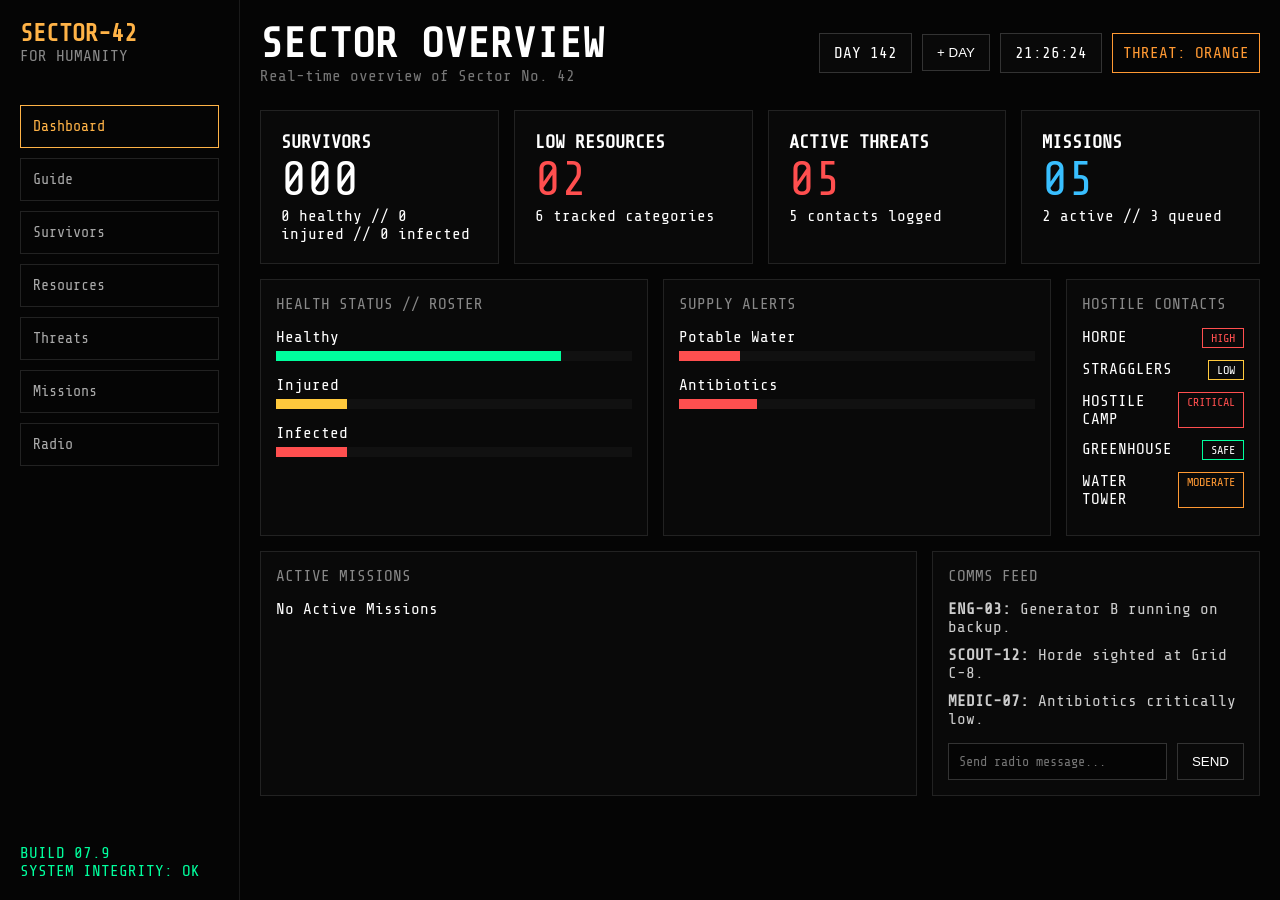
<file: Desktop/index.html>
<!DOCTYPE html>
<html lang="en">
<head>
    <meta charset="UTF-8">
    <meta name="viewport" content="width=device-width, initial-scale=1.0">
    <title>Sector-42 | Dashboard</title>
    <link rel="stylesheet" href="style.css">
</head>
<body>

    <div class="sidebar">

        <div class="logo">
            <h2>SECTOR-42</h2>
            <p>FOR HUMANITY</p>
        </div>

        <nav>
            <button class="nav-btn active">Dashboard</button>
            <button 
            class="nav-btn"
            onclick="window.location.href='/Guide/guide.html'">
            
            Guide
        
            </button>
            <button
             class="nav-btn"
             onclick="window.location.href='/Survivors/survivors.html'">

            Survivors

            </button>
            <button 
            class="nav-btn"
            onclick="window.location.href='/Resources/resources.html'">
            
            Resources
        
            </button>
            <button 
            class="nav-btn"
            onclick="window.location.href='/Threats/threats.html'">
            
            Threats
        
            </button>
            <button 
            class="nav-btn"
            onclick="window.location.href='/Missions/missions.html'">
            
            Missions
        
            </button>
            <button 
            class="nav-btn"
            onclick="window.location.href='/Radio/radio.html'">
            
            Radio
        
            </button>
        </nav>

        <div class="build-info">
            <p>BUILD 07.9</p>
            <p>SYSTEM INTEGRITY: OK</p>
        </div>

    </div>

    <main>

        <header class="topbar">

            <div class="title">
                <h1>SECTOR OVERVIEW</h1>
                <p>Real-time overview of Sector No. 42</p>
            </div>

            <div class="status-panel">

                <div class="status-box">
                    DAY <span id="dayCount">142</span>
                </div>

                <button id="advanceDay">
                    + DAY
                </button>

                <div class="status-box" id="clock">
                    00:00:00
                </div>

                <div class="threat orange">
                    THREAT: ORANGE
                </div>

            </div>

        </header>

        <section class="stats-grid">

            <div class="card">
               <h3>SURVIVORS</h3>

               <span class="big-number" id="survivorCountDashboard">
                     006
               </span>

               <p id="survivorStatus">
                     4 healthy // 1 injured // 1 infected
                </p>
            </div>

            <div class="card">
                <h3>LOW RESOURCES</h3>
                <span class="big-number red">02</span>
                <p>6 tracked categories</p>
            </div>

            <div class="card">
                <h3>ACTIVE THREATS</h3>
                <span class="big-number red">05</span>
                <p>5 contacts logged</p>
            </div>

            <div class="card">
                <h3>MISSIONS</h3>
                <span class="big-number blue">05</span>
                <p>2 active // 3 queued</p>
            </div>

        </section>

        <section class="main-grid">

            <div class="panel">

                <div class="panel-header">
                    HEALTH STATUS // ROSTER
                </div>

                <div class="bar-row">
                    <span>Healthy</span>
                    <div class="bar green">
                        <div style="width:80%"></div>
                    </div>
                </div>

                <div class="bar-row">
                    <span>Injured</span>
                    <div class="bar yellow">
                        <div style="width:20%"></div>
                    </div>
                </div>

                <div class="bar-row">
                    <span>Infected</span>
                    <div class="bar red">
                        <div style="width:20%"></div>
                    </div>
                </div>

            </div>

            <div class="panel">

                <div class="panel-header">
                    SUPPLY ALERTS
                </div>

                <div class="resource">
                    <span>Potable Water</span>
                    <div class="bar red">
                        <div style="width:17%"></div>
                    </div>
                </div>

                <div class="resource">
                    <span>Antibiotics</span>
                    <div class="bar red">
                        <div style="width:22%"></div>
                    </div>
                </div>

            </div>

            <div class="panel">

                <div class="panel-header">
                    HOSTILE CONTACTS
                </div>

                <ul class="list">
                    <li>HORDE <span class="badge red">HIGH</span></li>
                    <li>STRAGGLERS <span class="badge yellow">LOW</span></li>
                    <li>HOSTILE CAMP <span class="badge red">CRITICAL</span></li>
                    <li>GREENHOUSE <span class="badge green">SAFE</span></li>
                    <li>WATER TOWER <span class="badge orange">MODERATE</span></li>
                </ul>

            </div>

        </section>

        <section class="bottom-grid">

            <div class="panel">

           <div class="panel-header">
              ACTIVE MISSIONS
            </div>

           <div id="missionList">
 
        </div>

    </div>

            <div class="panel">

                <div class="panel-header">
                    COMMS FEED
                </div>

                <div id="commsFeed">

    <p><strong>ENG-03:</strong> Generator B running on backup.</p>
    <p><strong>SCOUT-12:</strong> Horde sighted at Grid C-8.</p>
    <p><strong>MEDIC-07:</strong> Antibiotics critically low.</p>

</div>

<div class="chat-input">

    <input
        type="text"
        id="playerMessage"
        placeholder="Send radio message..."
    >

    <button id="sendMessage">
        SEND
    </button>

</div>

        </section>

    </main>

    <script src="script.js"></script>

</body>
</html>
</file>
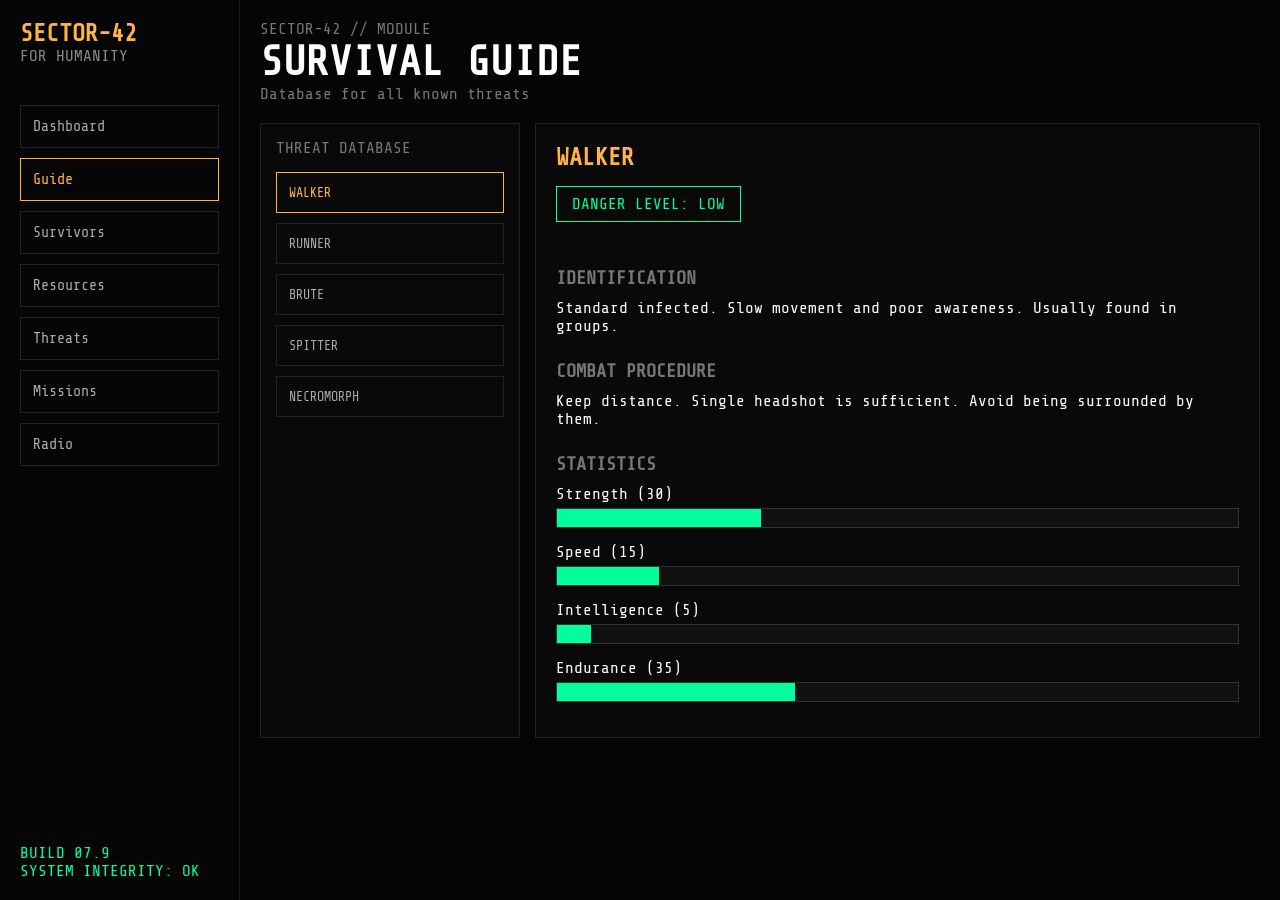
<file: Guide/guide.html>
<!DOCTYPE html>
<html lang="en">

<head>

    <meta name="viewport" content="width=device-width, initial-scale=1.0">

    <meta charset="UTF-8">

    <title>Sector-42 | Guide</title>

    <link rel="stylesheet" href="../Desktop/style.css">
    <link rel="stylesheet" href="guide.css">

</head>

<body>

    <div class="sidebar">

        <div class="logo">

            <h2>SECTOR-42</h2>
            <p>FOR HUMANITY</p>

        </div>

        <nav>

            <a href="../Desktop/index.html" class="nav-btn">
                Dashboard
            </a>

            <a href="../Guide/guide.html" class="nav-btn active">
                Guide
            </a>

            <a href="../Survivors/survivors.html" class="nav-btn">
                Survivors
            </a>

            <a href="../Resources/resources.html" class="nav-btn">
                Resources
            </a>

            <a href="../Threats/threats.html" class="nav-btn">
                Threats
            </a>

            <a href="../Missions/missions.html" class="nav-btn">
                Missions
            </a>

            <a href="../Radio/radio.html" class="nav-btn">
                Radio
            </a>

        </nav>

        <div class="build-info">

            BUILD 07.9

            <br>

            SYSTEM INTEGRITY:
            <span class="ok">

                OK

            </span>

        </div>

    </div>

    <main>

        <div class="title">

            <div class="path">

                SECTOR-42 // MODULE

            </div>

            <h1>

                SURVIVAL GUIDE

            </h1>

            <p>

                Database for all known threats

            </p>

        </div>

        <div class="guide-container">

            <div class="threat-list">

                <div class="panel-header">

                    THREAT DATABASE

                </div>

                <button class="threat-btn active"
                        onclick="loadZombie(0)">
                    WALKER
                </button>

                <button class="threat-btn"
                        onclick="loadZombie(1)">
                    RUNNER
                </button>

                <button class="threat-btn"
                        onclick="loadZombie(2)">
                    BRUTE
                </button>

                <button class="threat-btn"
                        onclick="loadZombie(3)">
                    SPITTER
                </button>

                <button class="threat-btn"
                        onclick="loadZombie(4)">
                    NECROMORPH
                </button>

            </div>

            <div class="guide-panel">

                <h2 id="name"></h2>

                <div id="danger"></div>

                <div class="section">

                    <h3>IDENTIFICATION</h3>

                    <p id="identify"></p>

                </div>

                <div class="section">

                    <h3>COMBAT PROCEDURE</h3>

                    <p id="combat"></p>

                </div>

                <div class="section">

                    <h3>STATISTICS</h3>

                    <div id="stats"></div>

                </div>

            </div>

        </div>

    </main>

    <script src="guide.js"></script>

</body>

</html>
</file>
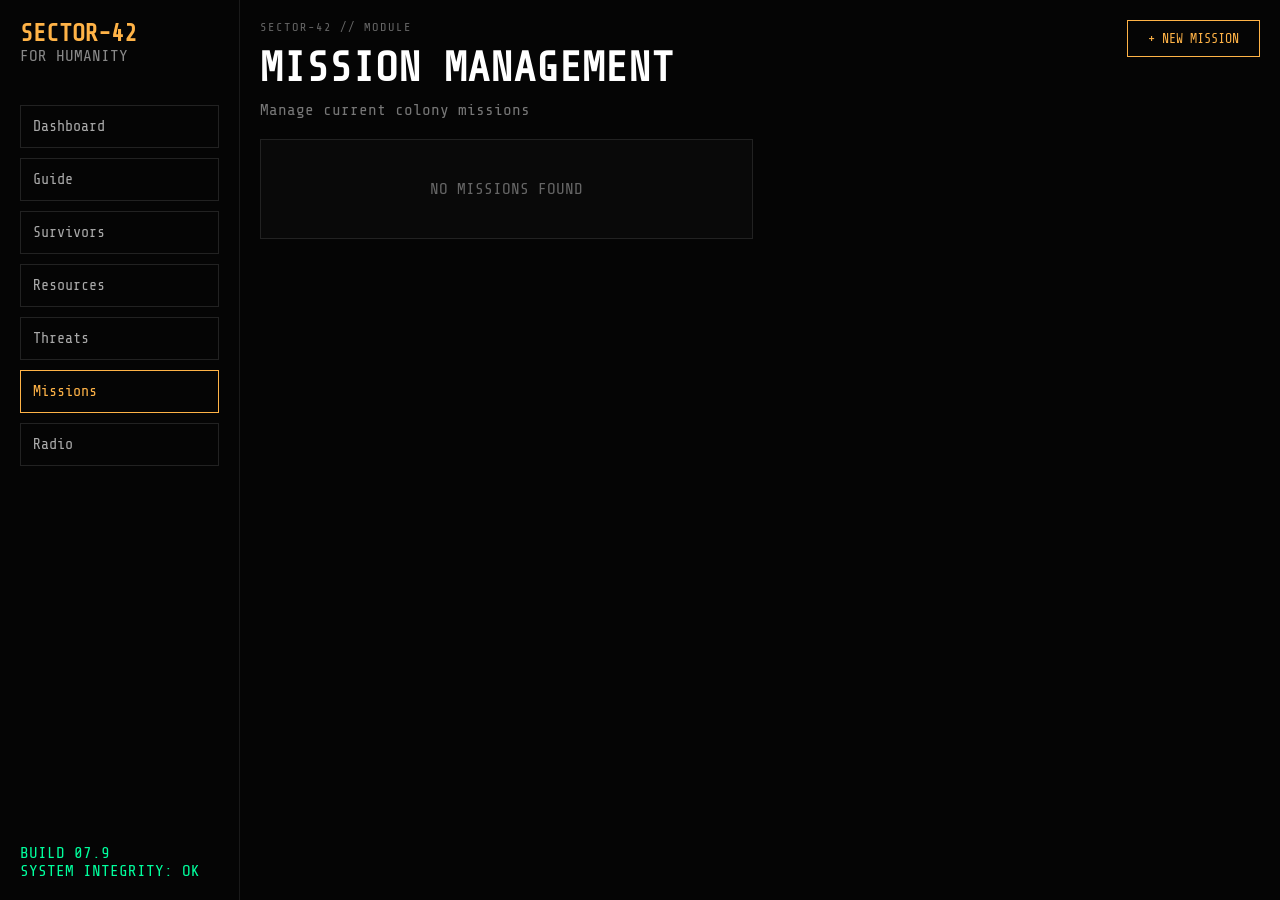
<file: Missions/missions.html>
<!DOCTYPE html>
<html lang="en">

<head>
    <meta name="viewport" content="width=device-width, initial-scale=1.0">

    <meta charset="UTF-8">

    <meta name="viewport"
          content="width=device-width, initial-scale=1.0">

    <title>Sector-42 | Missions</title>

    <link rel="stylesheet"
          href="../Desktop/style.css">

    <link rel="stylesheet"
          href="missions.css">

</head>

<body>

    <div class="sidebar">

        <div class="logo">

            <h2>SECTOR-42</h2>

            <p>FOR HUMANITY</p>

        </div>

        <nav>

            <a href="../Desktop/index.html"
               class="nav-btn">
                Dashboard
            </a>

            <a href="../Guide/guide.html"
               class="nav-btn">
                Guide
            </a>

            <a href="../Survivors/survivors.html"
               class="nav-btn">
                Survivors
            </a>

            <a href="../Resources/resources.html"
               class="nav-btn">
                Resources
            </a>

            <a href="../Threats/threats.html"
               class="nav-btn">
                Threats
            </a>

            <a href="../Missions/missions.html"
               class="nav-btn active">
                Missions
            </a>

            <a href="../Radio/radio.html"
               class="nav-btn">
                Radio
            </a>

        </nav>

        <div class="build-info">

            BUILD 07.9

            <br>

            SYSTEM INTEGRITY:

            <span class="integrity-ok">

                OK

            </span>

        </div>

    </div>

    <main>

        <div class="topbar">

            <div>

                <div class="path">

                    SECTOR-42 // MODULE

                </div>

                <h1>

                    MISSION MANAGEMENT

                </h1>

                <p>

                    Manage current colony missions

                </p>

            </div>

            <button id="newMissionBtn"
                    onclick="openMissionModal()">

                + NEW MISSION

            </button>

        </div>

        <div id="missionList">

        </div>

    </main>

    <div id="missionModal"
         class="modal-overlay">

        <div class="modal">

            <h2>

                CREATE MISSION

            </h2>

            <input type="text"
                   id="missionName"
                   placeholder="Mission Name">

            <input type="text"
                   id="missionLocation"
                   placeholder="Location">

            <select id="missionThreat">

                <option>Low</option>

                <option>Medium</option>

                <option>High</option>

                <option>Extreme</option>

            </select>

            <input type="text"
                   id="missionRequirements"
                   placeholder="Requirements">

            <input type="text"
                   id="missionReward"
                   placeholder="Reward">

            <div class="modal-buttons">

                <button onclick="addMission()">

                    CREATE

                </button>

                <button onclick="closeMissionModal()">

                    CANCEL

                </button>

            </div>

        </div>

    </div>

    <script src="missions.js"></script>

</body>

</html>
</file>
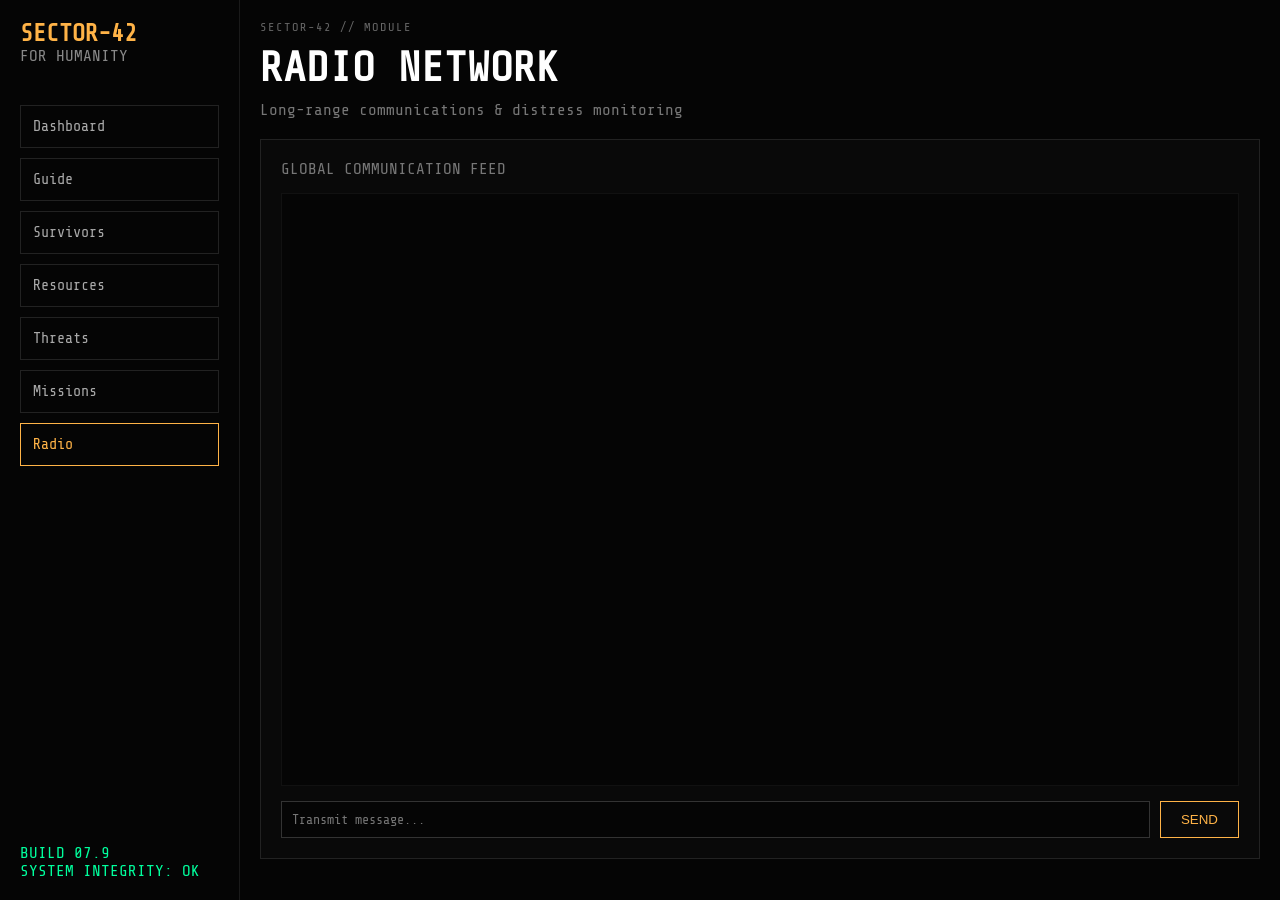
<file: Radio/radio.html>
<!DOCTYPE html>
<html lang="en">

<head>

    <meta charset="UTF-8">

    <meta name="viewport"
          content="width=device-width, initial-scale=1.0">

    <title>Sector-42 | Radio</title>

    <link rel="stylesheet"
          href="../Desktop/style.css">

    <link rel="stylesheet"
          href="radio.css">

</head>

<body>

    <div class="sidebar">

        <div class="logo">

            <h2>SECTOR-42</h2>

            <p>FOR HUMANITY</p>

        </div>

        <nav>

            <a href="../Desktop/index.html" class="nav-btn">
                Dashboard
            </a>

            <a href="../Guide/guide.html" class="nav-btn">
                Guide
            </a>

            <a href="../Survivors/survivors.html" class="nav-btn">
                Survivors
            </a>

            <a href="../Resources/resources.html" class="nav-btn">
                Resources
            </a>

            <a href="../Threats/threats.html" class="nav-btn">
                Threats
            </a>

            <a href="../Missions/missions.html" class="nav-btn">
                Missions
            </a>

            <a href="../Radio/radio.html"
               class="nav-btn active">
                Radio
            </a>

        </nav>

        <div class="build-info">

            BUILD 07.9

            <br>

            SYSTEM INTEGRITY:

            <span class="integrity-ok">

                OK

            </span>

        </div>

    </div>

    <main>

        <div class="topbar">

            <div>

                <div class="path">

                    SECTOR-42 // MODULE

                </div>

                <h1>

                    RADIO NETWORK

                </h1>

                <p>

                    Long-range communications & distress monitoring

                </p>

            </div>

        </div>

        <div class="radio-panel">

            <div class="panel-header">

                GLOBAL COMMUNICATION FEED

            </div>

            <div id="radioFeed">

            </div>

            <div class="chat-input">

                <input type="text"
                       id="messageInput"
                       placeholder="Transmit message...">

                <button onclick="sendMessage()">

                    SEND

                </button>

            </div>

        </div>

    </main>

    <script src="radio.js"></script>

</body>

</html>
</file>
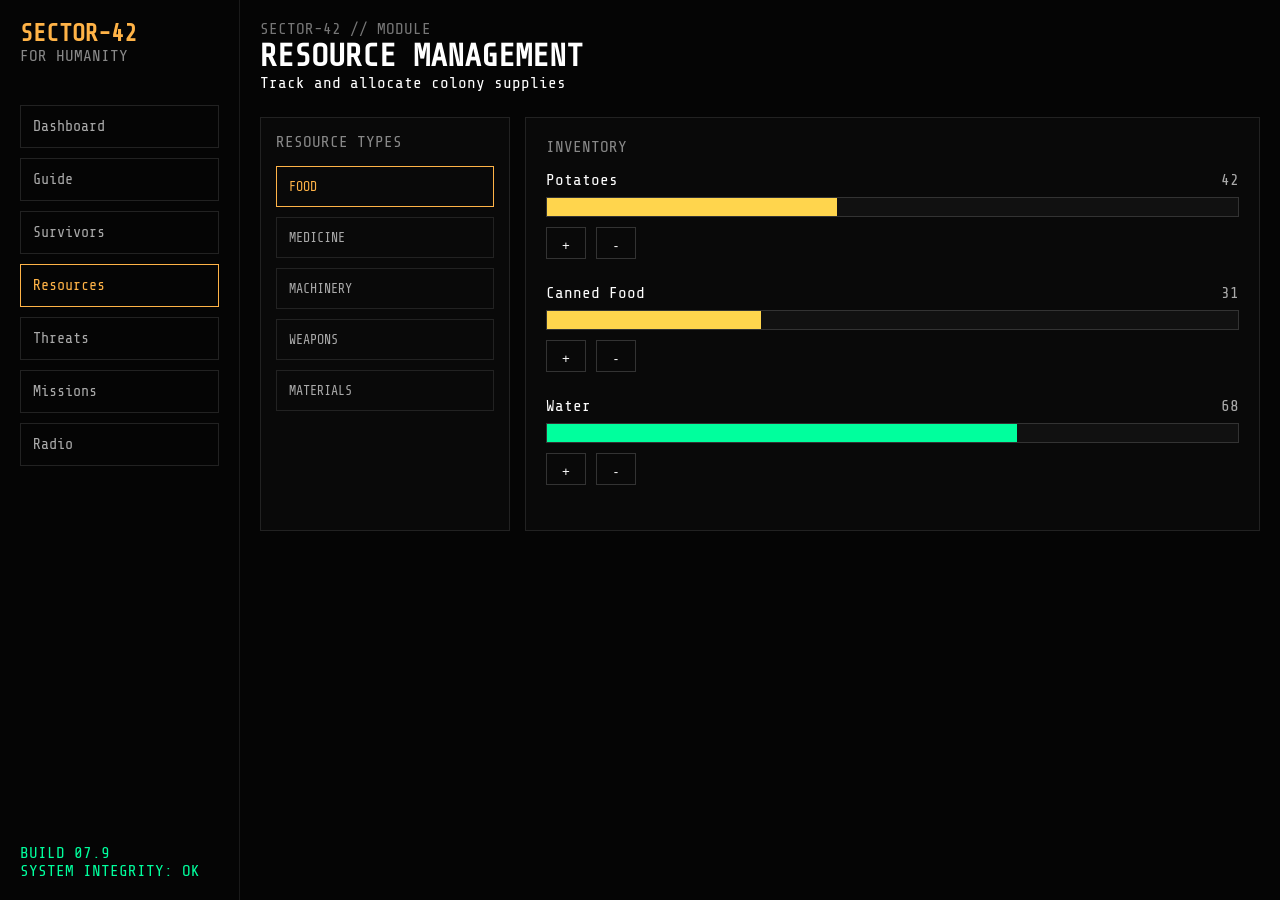
<file: Resources/resources.html>
<!DOCTYPE html>
<html lang="en">

<head>

    <meta charset="UTF-8">

    <meta name="viewport"
          content="width=device-width, initial-scale=1.0">

    <title>Sector-42 | Resources</title>

    <link rel="stylesheet"
          href="../Desktop/style.css">

    <link rel="stylesheet"
          href="resources.css">

</head>

<body>

    <div class="sidebar">

        <div class="logo">

            <h2>SECTOR-42</h2>

            <p>FOR HUMANITY</p>

        </div>

        <nav>

            <a href="../Desktop/index.html"
               class="nav-btn">
                Dashboard
            </a>

            <a href="../Guide/guide.html"
               class="nav-btn">
                Guide
            </a>

            <a href="../Survivors/survivors.html"
               class="nav-btn">
                Survivors
            </a>

            <a href="../Resources/resources.html"
               class="nav-btn active">
                Resources
            </a>

            <a href="../Threats/threats.html"
               class="nav-btn">
                Threats
            </a>

            <a href="../Missions/missions.html"
               class="nav-btn">
                Missions
            </a>

            <a href="../Radio/radio.html"
               class="nav-btn">
                Radio
            </a>

        </nav>

        <div class="build-info">

            BUILD 07.9

            <br>

            SYSTEM INTEGRITY:
            <span class="integrity-ok">

                OK

            </span>

        </div>

    </div>

    <main>

        <div class="topbar">

            <div>

                <div class="path">

                    SECTOR-42 // MODULE

                </div>

                <h1>

                    RESOURCE MANAGEMENT

                </h1>

                <p>

                    Track and allocate colony supplies

                </p>

            </div>

        </div>

        <div class="resource-container">

            <div class="resource-tabs">

                <div class="panel-header">

                    RESOURCE TYPES

                </div>

                <button class="resource-tab active"
                        onclick="showCategory('food', this)">

                    FOOD

                </button>

                <button class="resource-tab"
                        onclick="showCategory('medicine', this)">

                    MEDICINE

                </button>

                <button class="resource-tab"
                        onclick="showCategory('machinery', this)">

                    MACHINERY

                </button>

                <button class="resource-tab"
                        onclick="showCategory('weapons', this)">

                    WEAPONS

                </button>

                <button class="resource-tab"
                        onclick="showCategory('materials', this)">

                    MATERIALS

                </button>

            </div>

            <div class="resource-panel">

                <div class="panel-header">

                    INVENTORY

                </div>

                <div id="resourceList">

                </div>

            </div>

        </div>

    </main>

    <script src="resources.js"></script>

</body>

</html>
</file>
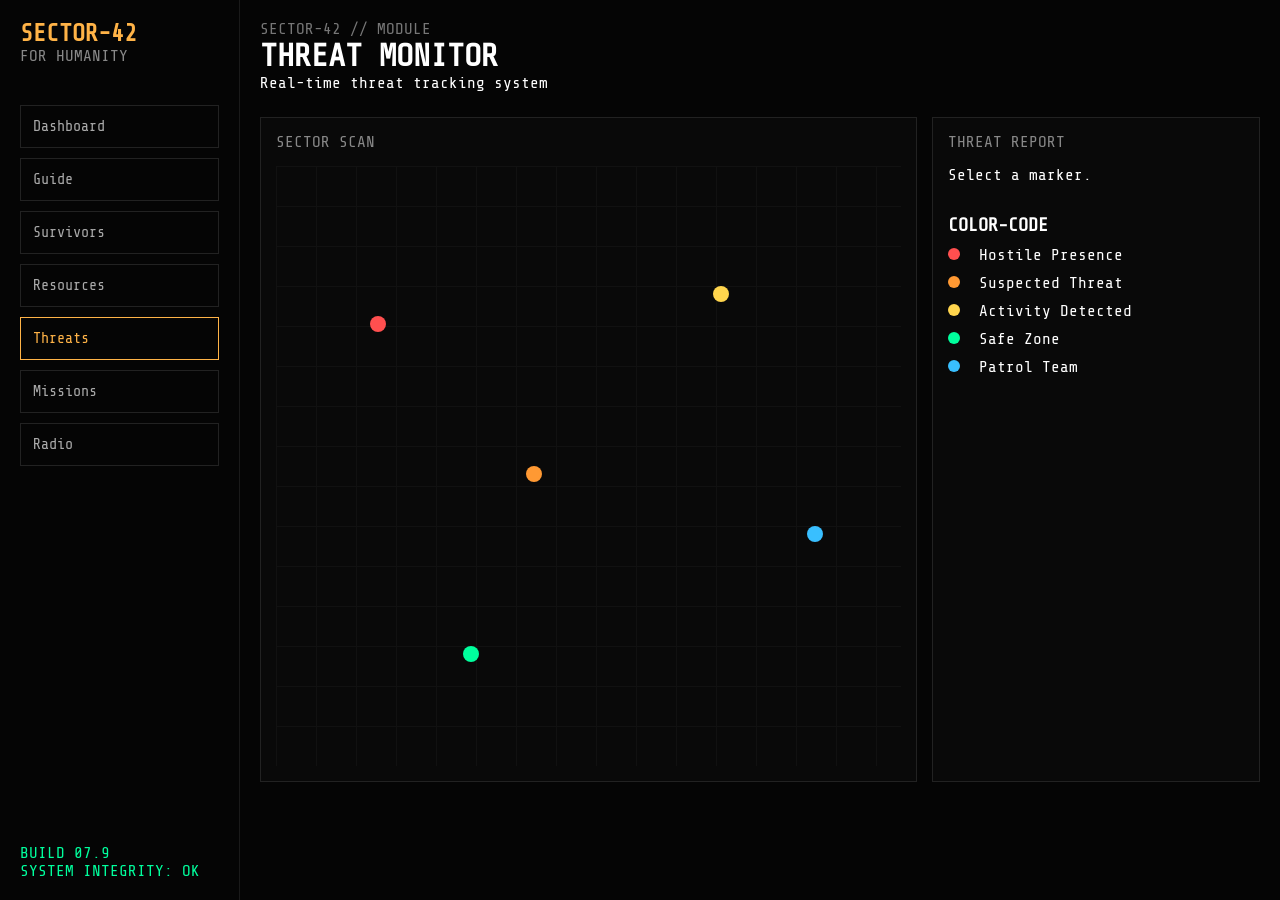
<file: Threats/threats.html>
<!DOCTYPE html>
<html lang="en">

<head>

    <meta name="viewport" content="width=device-width, initial-scale=1.0">

    <meta charset="UTF-8">

    <title>Sector-42 | Threats</title>

    <link rel="stylesheet" href="../Desktop/style.css">
    <link rel="stylesheet" href="threats.css">

</head>

<body>

    <div class="sidebar">

        <div class="logo">

            <h2>SECTOR-42</h2>
            <p>FOR HUMANITY</p>

        </div>

        <nav>

            <a href="../Desktop/index.html" class="nav-btn">
                Dashboard
            </a>

            <a href="../Guide/guide.html" class="nav-btn">
                Guide
            </a>

            <a href="../Survivors/survivors.html" class="nav-btn">
                Survivors
            </a>

            <a href="../Resources/resources.html" class="nav-btn">
                Resources
            </a>

            <a href="../Threats/threats.html" class="nav-btn active">
                Threats
            </a>

            <a href="../Missions/missions.html" class="nav-btn">
                Missions
            </a>

            <a href="../Radio/radio.html" class="nav-btn">
                Radio
            </a>

        </nav>

        <div class="build-info">

            BUILD 07.9

            <br>

            SYSTEM INTEGRITY:
            <span class="integrity-ok">

                OK

            </span>

        </div>

    </div>

    <main>

        <div class="topbar">

            <div>

                <div class="path">

                    SECTOR-42 // MODULE

                </div>

                <h1>

                    THREAT MONITOR

                </h1>

                <p>

                    Real-time threat tracking system

                </p>

            </div>

        </div>

        <div class="threat-grid">

            <div class="map-panel">

                <div class="panel-header">

                    SECTOR SCAN

                </div>

                <div id="map">

                </div>

            </div>

            <div class="info-panel">

                <div class="panel-header">

                    THREAT REPORT

                </div>

                <div id="threatInfo">

                    Select a marker.

                </div>

                <div class="legend">

                    <h3>COLOR-CODE</h3>

                    <p>
                        <span class="dot red"></span>
                        Hostile Presence
                    </p>

                    <p>
                        <span class="dot orange"></span>
                        Suspected Threat
                    </p>

                    <p>
                        <span class="dot yellow"></span>
                        Activity Detected
                    </p>

                    <p>
                        <span class="dot green"></span>
                        Safe Zone
                    </p>

                    <p>
                        <span class="dot blue"></span>
                        Patrol Team
                    </p>

                </div>

            </div>

        </div>

    </main>

    <script src="threats.js"></script>

</body>

</html>
</file>
<file: Desktop/style.css>
@import url('https://fonts.googleapis.com/css2?family=Share+Tech+Mono&display=swap');

*{
    margin:0;
    padding:0;
    box-sizing:border-box;
}

body{
    display:flex;
    background:#050505;
    color:white;
    font-family:'Share Tech Mono', monospace;
    height:100vh;
}

.sidebar{
    width:240px;
    border-right:1px solid #1a1a1a;
    padding:20px;
}

.logo{
    margin-bottom:40px;
}

.logo h2{
    color:#ffb347;
}

.logo p{
    color:#888;
}

nav{
    display:flex;
    flex-direction:column;
    gap:10px;
}

.nav-btn{
    background:none;
    border:1px solid #222;
    color:#aaa;
    padding:12px;
    text-align:left;
    cursor:pointer;
    transition:.2s;
    font-family: 'Share Tech Mono', monospace;
    font-size: 15px;
}

.nav-btn:hover,
.nav-btn.active{
    border-color:#ffb347;
    color:#ffb347;
}

.build-info{
    position:absolute;
    bottom:20px;
    color:#555;
}

main{
    flex:1;
    padding:20px;
}

.topbar{
    display:flex;
    justify-content:space-between;
    margin-bottom:25px;
}

.title h1{
    font-size:42px;
}

.title p{
    color:#777;
}

.status-panel{
    display:flex;
    gap:10px;
    align-items:center;
}

.status-box,
button{
    border:1px solid #333;
    background:#090909;
    color:white;
    padding:10px 14px;
}

button{
    cursor:pointer;
}

.threat{
    padding:10px;
    border:1px solid;
}

.orange{
    color:#ff9933;
    border-color:#ff9933;
}

.stats-grid{
    display:grid;
    grid-template-columns:repeat(4,1fr);
    gap:15px;
}

.card{
    border:1px solid #222;
    background:#090909;
    padding:20px;
}

.big-number{
    font-size:48px;
}

.red{
    color:#ff4f4f;
}

.blue{
    color:#39bfff;
}

.main-grid{
    display:grid;
    grid-template-columns:2fr 2fr 1fr;
    gap:15px;
    margin-top:15px;
}

.bottom-grid{
    display:grid;
    grid-template-columns:2fr 1fr;
    gap:15px;
    margin-top:15px;
}

.panel{
    border:1px solid #222;
    background:#090909;
    padding:15px;
}

.panel-header{
    color:#888;
    margin-bottom:15px;
}

.bar{
    height:10px;
    background:#111;
    margin-top:5px;
}

.bar div{
    height:100%;
}

.green div{
    background:#00ff9d;
}

.yellow div{
    background:#ffc93d;
}

.red div{
    background:#ff4f4f;
}

.bar-row,
.resource{
    margin-bottom:15px;
}

.list{
    list-style:none;
}

.list li{
    margin-bottom:12px;
    display:flex;
    justify-content:space-between;
}

.badge{
    padding:2px 8px;
    border:1px solid;
    font-size:12px;
}

.badge.red{
    border-color:#ff4f4f;
}

.badge.green{
    border-color:#00ff9d;
}

.badge.yellow{
    border-color:#ffc93d;
}

.badge.orange{
    border-color:#ff9933;
}

.mission{
    display:flex;
    justify-content:space-between;
    margin-bottom:12px;
}

#commsFeed p{
    margin-bottom:10px;
    color:#ccc;
}

.chat-input{
    display:flex;
    gap:10px;
    margin-top:15px;
}

.chat-input input{
    flex:1;
    background:#050505;
    border:1px solid #333;
    color:white;
    padding:10px;
    font-family:inherit;
}

.chat-input input:focus{
    outline:none;
    border-color:#ffb347;
}

.build-info{

    color:#00ff9d;
}


@media (max-width: 768px){

    body{

        flex-direction:column;

        height:auto;
    }

    .sidebar{

        width:100%;

        border-right:none;

        border-bottom:1px solid #222;

        position:relative;
    }

    nav{

        flex-direction:row;

        flex-wrap:wrap;

        gap:8px;
    }

    .nav-btn{

        flex:1 1 calc(50% - 8px);

        text-align:center;
    }

    .build-info{

        position:static;

        margin-top:20px;
    }

    main{

        width:100%;

        padding:15px;
    }

    .topbar{

        flex-direction:column;

        gap:15px;
    }

    .title h1,
    .topbar h1{

        font-size:28px;
    }

    .stats-grid{

        grid-template-columns:1fr;
    }

    .main-grid{

        grid-template-columns:1fr;
    }

    .bottom-grid{

        grid-template-columns:1fr;
    }

    .status-panel{

        flex-wrap:wrap;
    }

    table{

        display:block;

        overflow-x:auto;
    }

    .chat-input{

        flex-direction:column;
    }

    .chat-input button{

        width:100%;
    }
}
</file>
<file: Guide/guide.css>
.guide-container{

    display:grid;

    grid-template-columns:260px 1fr;

    gap:15px;

    margin-top:20px;
}

.threat-list{

    background:#090909;

    border:1px solid #222;

    padding:15px;
}

.panel-header{

    color:#777;

    margin-bottom:15px;
}

.threat-btn{

    width:100%;

    background:none;

    border:1px solid #222;

    color:#aaa;

    padding:12px;

    text-align:left;

    margin-bottom:10px;

    cursor:pointer;

    font-family:inherit;
}

.threat-btn:hover{

    border-color:#ffb347;

    color:#ffb347;
}

.threat-btn.active{

    border-color:#ffb347;

    color:#ffb347;
}

.guide-panel{

    background:#090909;

    border:1px solid #222;

    padding:20px;
}

.guide-panel h2{

    color:#ffb347;

    margin-bottom:15px;
}

.section{

    margin-top:25px;
}

.section h3{

    color:#777;

    margin-bottom:10px;
}

.danger{

    display:inline-block;

    padding:8px 15px;

    margin-bottom:20px;

    border:1px solid;
}

.low{

    color:#00ff9d;

    border-color:#00ff9d;
}

.medium{

    color:#ffd54d;

    border-color:#ffd54d;
}

.high{

    color:#ff9933;

    border-color:#ff9933;
}

.extreme{

    color:#ff4f4f;

    border-color:#ff4f4f;
}

.stat{

    margin-bottom:15px;
}

.stat-name{

    margin-bottom:5px;
}

.bar{

    height:20px;

    background:#111;

    border:1px solid #333;
}

.fill{

    height:100%;
}

.nav-btn,
.nav-btn:hover,
.nav-btn:visited,
.nav-btn:active{

    text-decoration: none;
}

.path{
    color: #777;
}

@media (max-width:768px){

    .guide-container{

        grid-template-columns:1fr;
    }

    .threat-list{

        display:grid;

        grid-template-columns:
        repeat(2,1fr);

        gap:10px;
    }
}
</file>
<file: Missions/missions.css>
/* ========================= */
/* TOP SECTION */
/* ========================= */

.path{

    color:#666;

    font-size:12px;

    letter-spacing:2px;
}

.topbar{

    display:flex;

    justify-content:space-between;

    align-items:flex-start;

    margin-bottom:20px;
}

.topbar h1{

    font-size:42px;

    margin:10px 0;
}

.topbar p{

    color:#777;
}

#newMissionBtn{

    background:none;

    color:#ffb347;

    border:1px solid #ffb347;

    padding:10px 20px;

    cursor:pointer;

    font-family:inherit;
}

#newMissionBtn:hover{

    background:#ffb347;

    color:black;
}

#missionList{

    display:grid;

    grid-template-columns:
    repeat(
        auto-fill,
        minmax(350px,1fr)
    );

    gap:15px;

    margin-top:20px;
}

.mission-card{

    background:#090909;

    border:1px solid #222;

    padding:20px;

    transition:.2s;
}

.mission-card:hover{

    border-color:#ffb347;
}

.mission-top{

    display:flex;

    justify-content:space-between;

    align-items:center;

    margin-bottom:15px;
}

.mission-top h3{

    color:#ffb347;

    margin:0;
}

.mission-card p{

    margin-bottom:10px;

    color:#ccc;
}

.mission-card strong{

    color:white;
}

.badge{

    padding:4px 10px;

    border:1px solid;

    font-size:12px;

    font-weight:bold;
}

.badge.green{

    color:#00ff9d;

    border-color:#00ff9d;
}

.badge.yellow{

    color:#ffd54d;

    border-color:#ffd54d;
}

.badge.orange{

    color:#ff9933;

    border-color:#ff9933;
}

.badge.red{

    color:#ff4f4f;

    border-color:#ff4f4f;
}

.mission-buttons{

    display:flex;

    flex-wrap:wrap;

    gap:8px;

    margin-top:15px;
}

.mission-buttons button{

    flex:1;

    min-width:90px;

    background:none;

    border:1px solid #333;

    color:#aaa;

    padding:8px;

    cursor:pointer;

    font-family:inherit;

    transition:.2s;
}

.mission-buttons button:hover{

    border-color:#ffb347;

    color:#ffb347;
}

.mission-buttons .danger{

    border-color:#ff4f4f;

    color:#ff4f4f;
}

.mission-buttons .danger:hover{

    background:#ff4f4f;

    color:white;
}

.empty{

    text-align:center;

    color:#666;

    padding:40px;

    border:1px solid #222;

    background:#090909;
}

.modal-overlay{

    display:none;

    position:fixed;

    inset:0;

    background:rgba(0,0,0,.85);

    justify-content:center;

    align-items:center;

    z-index:1000;
}

.modal{

    background:#0a0a0a;

    border:1px solid #333;

    padding:25px;

    width:450px;
}

.modal h2{

    margin-bottom:20px;

    color:#ffb347;
}

.modal input{

    width:100%;

    background:#111;

    border:1px solid #222;

    color:white;

    padding:10px;

    margin-bottom:10px;

    font-family:inherit;
}

.modal select{

    width:100%;

    background:#111;

    border:1px solid #222;

    color:white;

    padding:10px;

    margin-bottom:10px;

    font-family:inherit;
}

.modal input:focus,
.modal select:focus{

    outline:none;

    border-color:#ffb347;
}

.modal-buttons{

    display:flex;

    gap:10px;

    margin-top:10px;
}

.modal-buttons button{

    flex:1;

    background:none;

    border:1px solid #333;

    color:white;

    padding:10px;

    cursor:pointer;

    font-family:inherit;
}

.modal-buttons button:hover{

    border-color:#ffb347;

    color:#ffb347;
}

.nav-btn,
.nav-btn:hover,
.nav-btn:visited,
.nav-btn:active{

    text-decoration: none;
}

@media (max-width:768px){

    #missionList{

        grid-template-columns:1fr;
    }

    .topbar{

        flex-direction:column;

        gap:15px;
    }

    .modal{

        width:95%;
    }
}
</file>
<file: Radio/radio.css>
.path{

    color:#666;

    font-size:12px;

    letter-spacing:2px;
}

.topbar{

    margin-bottom:20px;
}

.topbar h1{

    font-size:42px;

    margin:10px 0;
}

.topbar p{

    color:#777;
}

.radio-panel{

    background:#090909;

    border:1px solid #222;

    padding:20px;

    height:80vh;

    display:flex;

    flex-direction:column;
}

.panel-header{

    color:#777;

    margin-bottom:15px;
}

#radioFeed{

    flex:1;

    overflow-y:auto;

    border:1px solid #111;

    background:#050505;

    padding:15px;
}

.message{

    margin-bottom:12px;

    line-height:1.5;
}

.normal{

    color:#cccccc;
}

.distress{

    color:#ff4f4f;

    font-weight:bold;
}

.system{

    color:#39bfff;
}

.chat-input{

    display:flex;

    gap:10px;

    margin-top:15px;
}

.chat-input input{

    flex:1;

    background:#050505;

    border:1px solid #333;

    color:white;

    padding:10px;

    font-family:inherit;
}

.chat-input input:focus{

    outline:none;

    border-color:#ffb347;
}

.chat-input button{

    background:none;

    border:1px solid #ffb347;

    color:#ffb347;

    padding:10px 20px;

    cursor:pointer;
}

.chat-input button:hover{

    background:#ffb347;

    color:black;
}

.nav-btn,
.nav-btn:hover,
.nav-btn:visited,
.nav-btn:active{

    text-decoration: none;
}

@media (max-width:768px){

    .radio-panel{

        height:70vh;
    }

    .chat-input{

        flex-direction:column;
    }

    .chat-input button{

        width:100%;
    }
}
</file>
<file: Resources/resources.css>
.resource-container{

    display:grid;

    grid-template-columns:250px 1fr;

    gap:15px;

    margin-top:20px;
}

.resource-tabs{

    background:#090909;

    border:1px solid #222;

    padding:15px;
}

.resource-tab{

    width:100%;

    margin-bottom:10px;

    padding:12px;

    background:none;

    border:1px solid #222;

    color:#aaa;

    text-align:left;

    cursor:pointer;

    font-family:inherit;
}

.resource-tab:hover{

    color:#ffb347;

    border-color:#ffb347;
}

.resource-tab.active{

    color:#ffb347;

    border-color:#ffb347;
}

.resource-panel{

    background:#090909;

    border:1px solid #222;

    padding:20px;
}

.resource-item{

    margin-bottom:25px;
}

.resource-header{

    display:flex;

    justify-content:space-between;

    margin-bottom:8px;
}

.resource-name{

    color:white;
}

.resource-amount{

    color:#aaa;
}

.resource-bar{

    height:20px;

    background:#111;

    border:1px solid #333;

    margin-bottom:10px;
}

.resource-fill{

    height:100%;

    transition:.2s;
}

.resource-controls{

    display:flex;

    gap:10px;
}

.resource-controls button{

    width:40px;

    height:32px;
}

.nav-btn,
.nav-btn:hover,
.nav-btn:visited,
.nav-btn:active{

    text-decoration: none;
}

.path{
    color: #777;
}

@media (max-width:768px){

    .resource-container{

        grid-template-columns:1fr;
    }

    .resource-tabs{

        display:grid;

        grid-template-columns:
        repeat(2,1fr);

        gap:10px;
    }
}
</file>
<file: Threats/threats.css>
.threat-grid{

    display:grid;

    grid-template-columns:2fr 1fr;

    gap:15px;

    margin-top:20px;
}

.map-panel,
.info-panel{

    background:#090909;

    border:1px solid #222;

    padding:15px;
}

#map{

    position:relative;

    width:100%;

    height:600px;

    background:
    linear-gradient(#111 1px, transparent 1px),
    linear-gradient(90deg,#111 1px, transparent 1px);

    background-size:40px 40px;
}

.marker{

    position:absolute;

    width:16px;

    height:16px;

    border-radius:50%;

    cursor:pointer;

    animation:pulse 2s infinite;
}

.red{
    background:#ff4f4f;
}

.orange{
    background:#ff9933;
}

.yellow{
    background:#ffd54d;
}

.green{
    background:#00ff9d;
}

.blue{
    background:#39bfff;
}

@keyframes pulse{

    0%{

        transform:scale(1);

        opacity:1;
    }

    50%{

        transform:scale(1.4);

        opacity:.6;
    }

    100%{

        transform:scale(1);

        opacity:1;
    }
}

.legend{

    margin-top:30px;
}

.legend p{

    margin-top:10px;
}

.dot{

    display:inline-block;

    width:12px;

    height:12px;

    border-radius:50%;

    margin-right:10px;
}

.nav-btn,
.nav-btn:hover,
.nav-btn:visited,
.nav-btn:active{

    text-decoration: none;
}

.path{
    color: #777;
}

@media (max-width:768px){

    .threat-grid{

        grid-template-columns:1fr;
    }

    #map{

        height:400px;
    }
}
</file>
